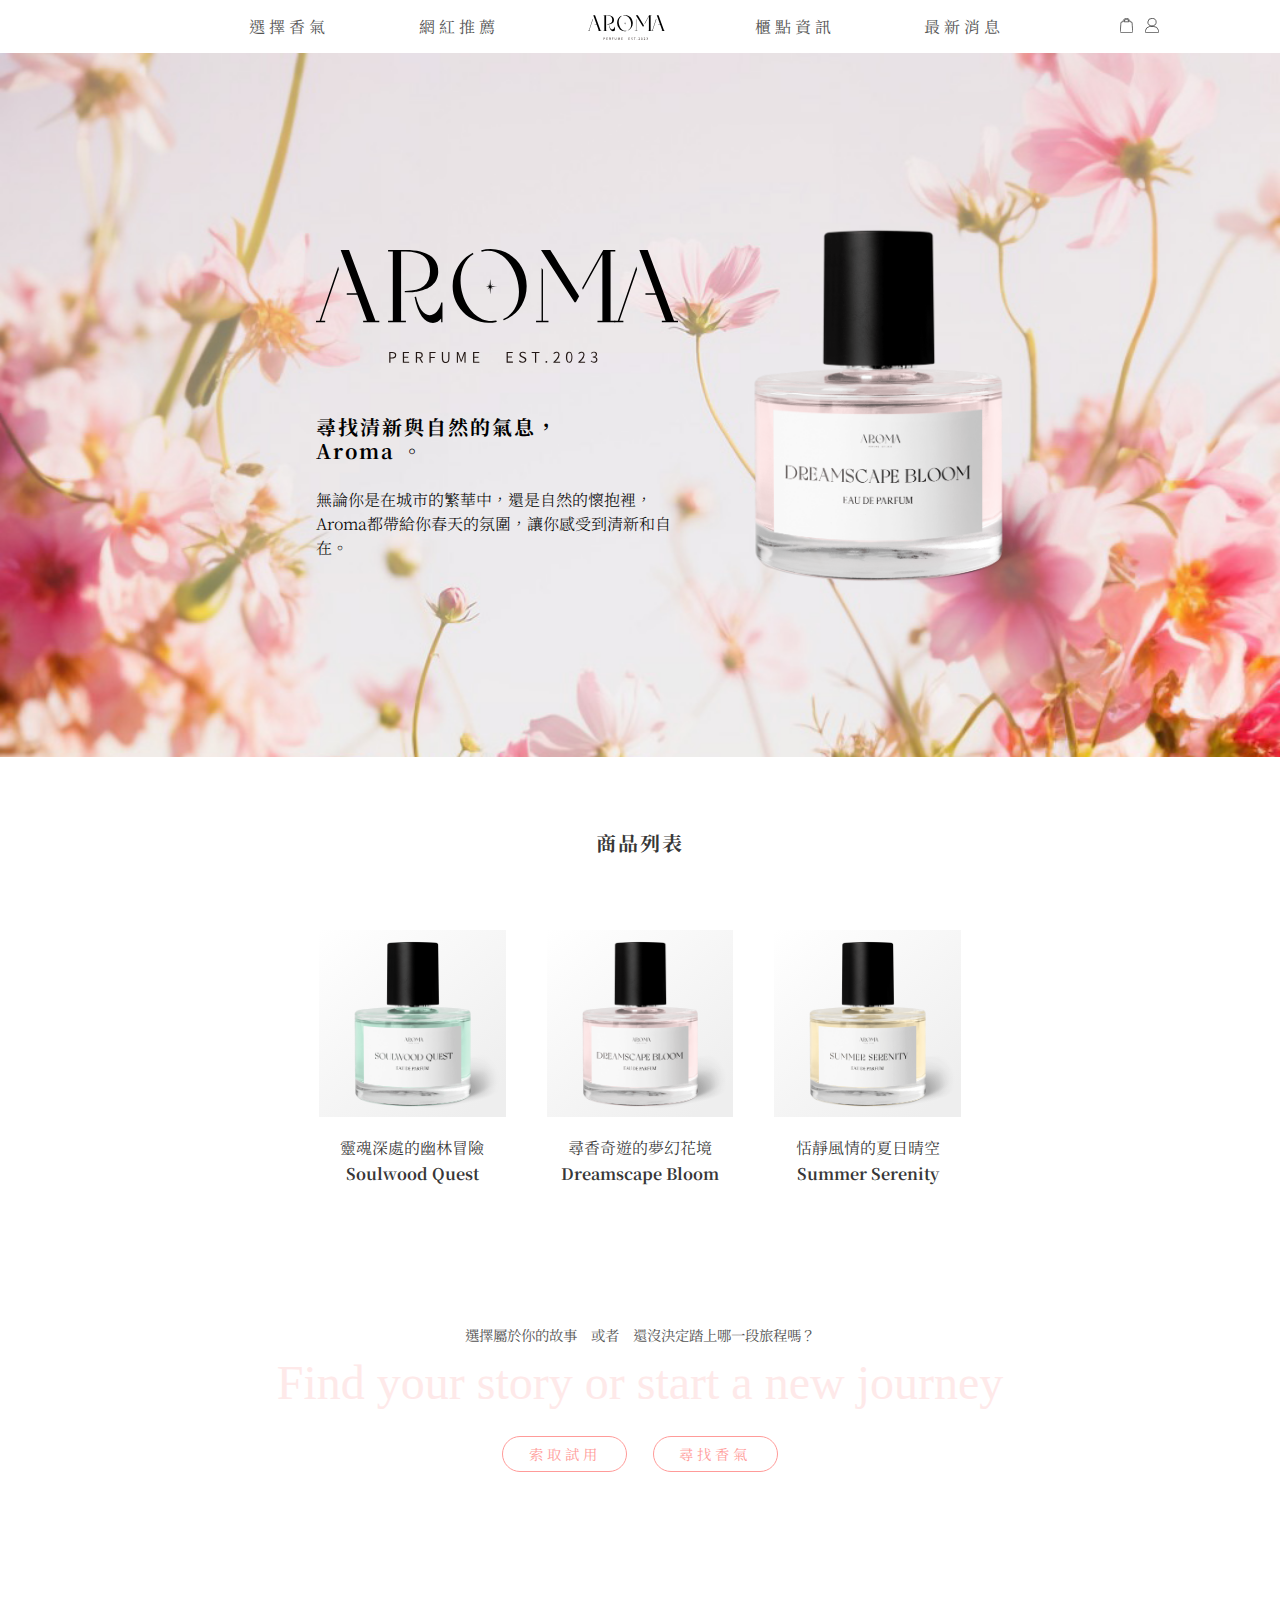
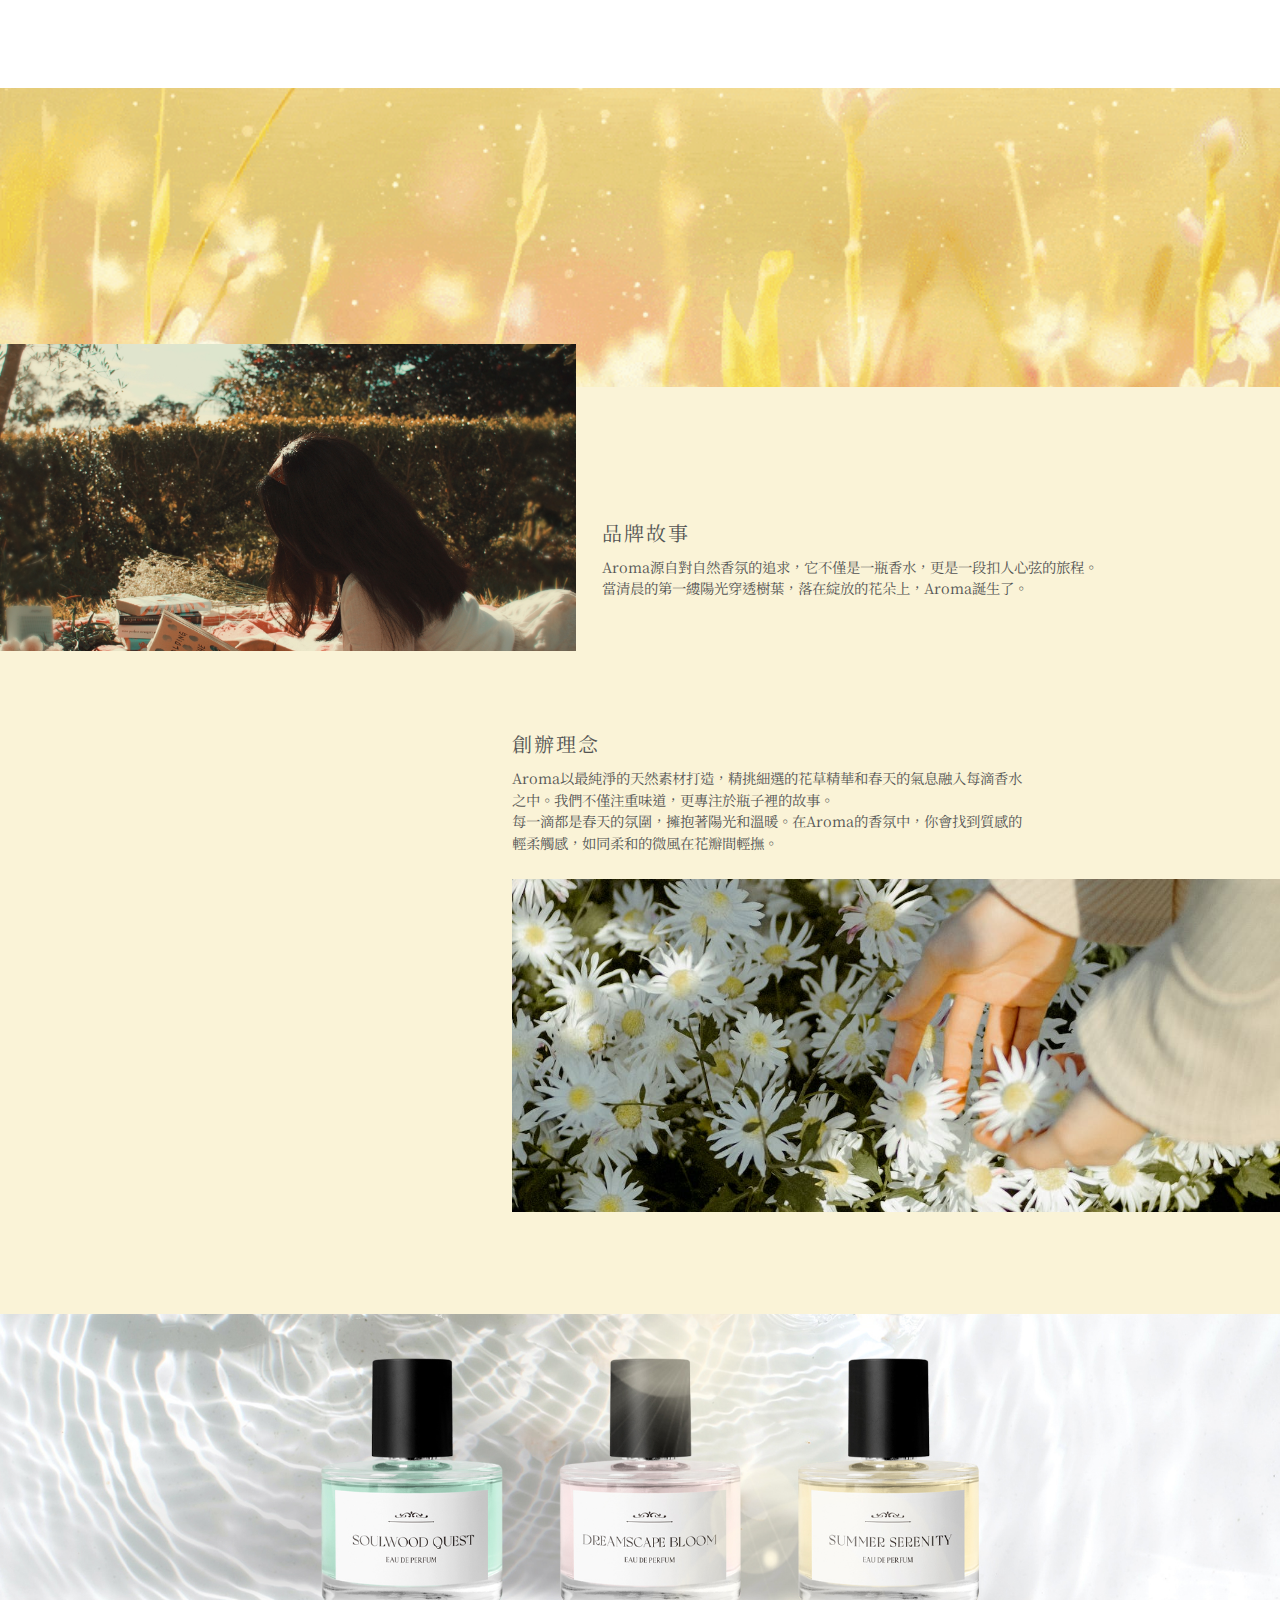
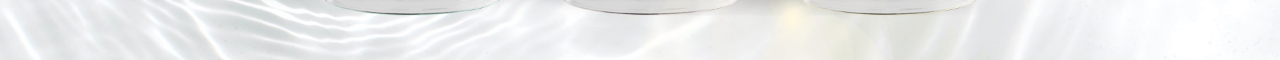
<file: index.html>
<!DOCTYPE html>
<html lang="zh-Hant-TW">

<head>
    <meta charset="UTF-8">
    <meta name="viewport" content="width=device-width, initial-scale=1.0">
    <meta name="viewport" content="width=device-width, initial-scale=1.0, maximum-scale=1.0, user-scalable=0" />
    <title>Arome</title>
    <link rel="stylesheet" href="./css/style.css">
</head>

<body class="scrollbox">
    <header>
        <nav>
            <ul class="nav-list">
                <li class="nav-list-item"><a href="#">選擇香氣</a></li>
                <li class="nav-list-item"><a href="#">網紅推薦</a></li>
                <li class="nav-list-item"><a href="#"><img src="./images/logo.svg" alt="LOGO"></a></li>
                <li class="nav-list-item"><a href="#">櫃點資訊</a></li>
                <li class="nav-list-item"><a href="#">最新消息</a></li>
            </ul>
            <div class="nav-list-item-icons">
                <ul>
                    <li><a href="#"><img src="./images/icon-shoppingBag.svg" alt=""></a></li>
                    <li><a href="#"><img src="./images/icon-member.svg" alt=""></a></li>
                </ul>
            </div>
        </nav>
    </header>
    <section class="main">
        <div class="space"></div>
        <div class="main-center-div">
            <div class="main-center-div-logo"><img src="./images/logo.svg" alt=""></div>
            <h2>尋找清新與自然的氣息，<br>Aroma 。</h2>
            <p>無論你是在城市的繁華中，還是自然的懷抱裡，<br>
                Aroma都帶給你春天的氛圍，讓你感受到清新和自在。</p>
        </div>
        <div class="main-prod">
            <div class="main-prod-dream"><img src="./images/prod-dream.png" alt=""></div>
        </div>
    </section>
    <section class="all-prod-list">
        <h2>商品列表</h2>
        <div class="prod-list">
            <div class="prod-list-items">
                <a href="#">
                    <div>
                        <img src="./images/prod-soulwood.png" alt="">
                    </div>
                    <h3 class="sq-title">靈魂深處的幽林冒險</h3>
                    <h4>Soulwood Quest</h4>
                </a>

            </div>
            <div class="prod-list-items">
                <a href="#">
                    <div>
                        <img src="./images/prod-dream.png" alt="">
                    </div>
                    <h3 class="d-title">尋香奇遊的夢幻花境</h3>
                    <h4>Dreamscape Bloom</h4>
                </a>

            </div>
            <div class="prod-list-items">
                <a href="#">
                    <div>
                        <img src="./images/prod-summer.png" alt="">
                    </div>
                    <h3 class="sum-title">恬靜風情的夏日晴空</h3>
                    <h4>Summer Serenity</h4>
                </a>

            </div>
        </div>
    </section>
    <section class="select-sample">
        <div class="select-sample-cn">
            <p>選擇屬於你的故事&#12288;或者&#12288;還沒決定踏上哪一段旅程嗎？</p>
        </div>
        <div class="select-sample-eng">
            <p>Find your story or start a new journey</p>
        </div>
        <div class="select-sample-btn">
            <a href="#">
                <p>索取試用</p>
            </a>
            <a href="#">
                <p>尋找香氣</p>
            </a>
        </div>
    </section>
    <section class="brand-info">
        <div class="brand-info-video"><img src="./video/florist_background_HD_BG_yellow.gif" alt="">></video></div>
        <div class="brand-info-img1"><img src="./images/brand-info-img1.jpg" alt=""></div>
        <div class="brand-info-story">
            <h2>品牌故事</h2>
            <p>Aroma源自對自然香氛的追求，它不僅是一瓶香水，更是一段扣人心弦的旅程。<br>
                當清晨的第一縷陽光穿透樹葉，落在綻放的花朵上，Aroma誕生了。</p>
        </div>
        <div class="brand-info-concept">
            <h2>創辦理念</h2>
            <p>Aroma以最純淨的天然素材打造，精挑細選的花草精華和春天的氣息融入每滴香水之中。我們不僅注重味道，更專注於瓶子裡的故事。
                <br>
                每一滴都是春天的氛圍，擁抱著陽光和溫暖。在Aroma的香氛中，你會找到質感的輕柔觸感，如同柔和的微風在花瓣間輕撫。
            </p>
        </div>
        <div class="brand-info-img2"><img src="./images/brand-infp-concept-.jpg" alt=""></div>
        <div class="brand-info-img3"><img src="./images/brand-info-show.jpg" alt=""></div>
    </section>
    <footer>

    </footer>
</body>

</html>
</file>
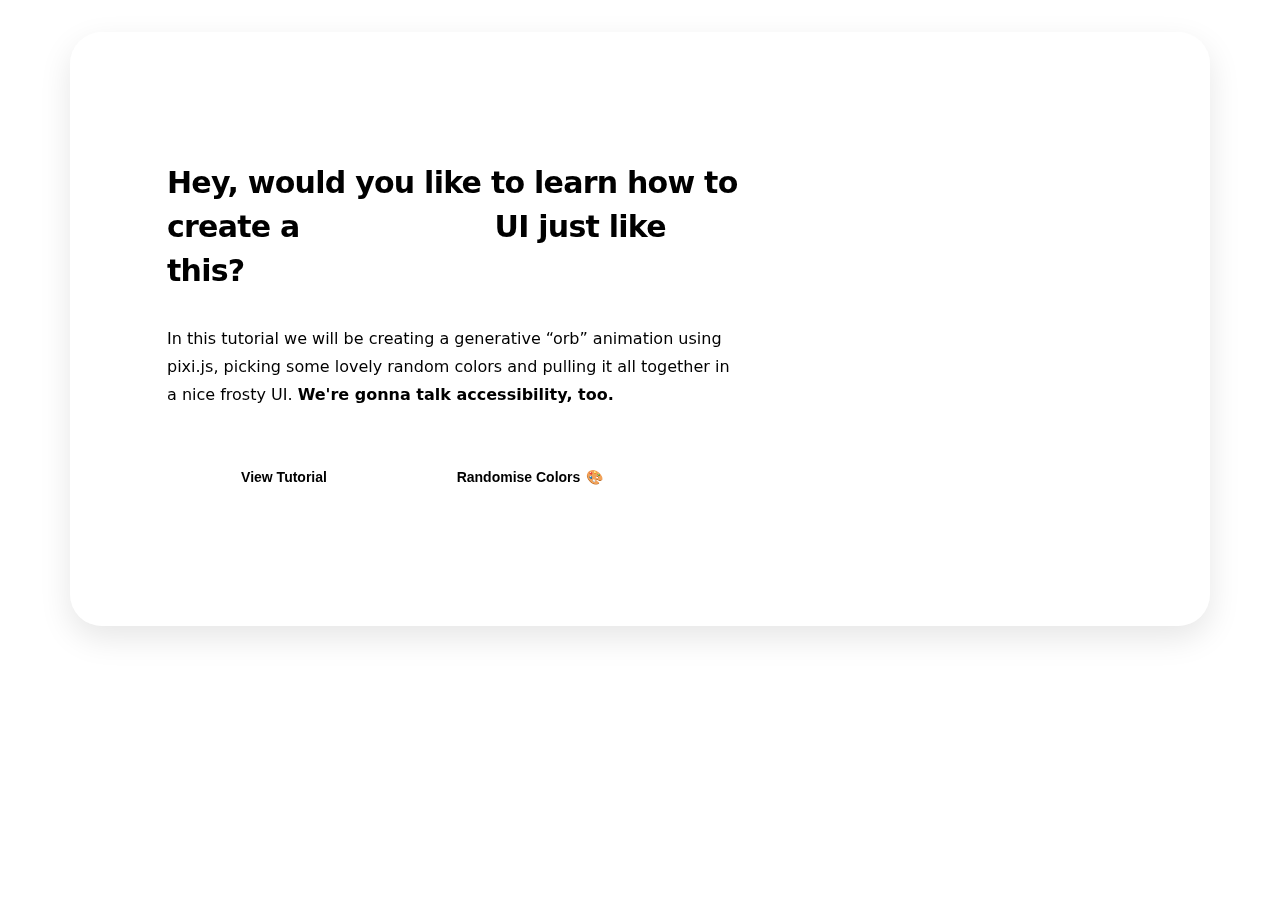
<file: gradient.html>
<!DOCTYPE html>
<html lang="en">

<head>
    <meta charset="UTF-8">
    <meta name="viewport" content="width=device-width, initial-scale=1.0">
    <title>Document</title>
    <style>
        :root {
            --dark-color: hsl(var(--hue), 100%, 9%);
            --light-color: hsl(var(--hue), 95%, 98%);
            --base: hsl(var(--hue), 95%, 50%);
            --complimentary1: hsl(var(--hue-complimentary1), 95%, 50%);
            --complimentary2: hsl(var(--hue-complimentary2), 95%, 50%);

            --font-family: "Poppins", system-ui;

            --bg-gradient: linear-gradient(to bottom,
                    hsl(var(--hue), 95%, 99%),
                    hsl(var(--hue), 95%, 84%));
        }

        * {
            margin: 0;
            padding: 0;
            box-sizing: border-box;
        }

        html {
            -webkit-font-smoothing: antialiased;
            -moz-osx-font-smoothing: grayscale;
        }

        body {
            max-width: 1920px;
            min-height:5vh;
            display: grid;
            place-items: center;
            padding: 2rem;
            font-family: var(--font-family);
            color: var(--dark-color);
            background: var(--bg-gradient);
        }

        .orb-canvas {
            position: fixed;
            top: 0;
            left: 0;
            width: 100%;
            height: 100%;
            pointer-events: none;
            z-index: -1;
        }

        strong {
            font-weight: 600;
        }

        .overlay {
            width: 100%;
            max-width: 1140px;
            max-height: 640px;
            padding: 8rem 6rem;
            display: flex;
            align-items: center;
            background: rgba(255, 255, 255, 0.375);
            box-shadow: 0 0.75rem 2rem 0 rgba(0, 0, 0, 0.1);
            border-radius: 2rem;
            border: 1px solid rgba(255, 255, 255, 0.125);
        }

        .overlay__inner {
            max-width: 36rem;
        }

        .overlay__title {
            font-size: 1.875rem;
            line-height: 2.75rem;
            font-weight: 700;
            letter-spacing: -0.025em;
            margin-bottom: 2rem;
        }

        .text-gradient {
            background-image: linear-gradient(45deg,
                    var(--base) 25%,
                    var(--complimentary2));
            -webkit-background-clip: text;
            -webkit-text-fill-color: transparent;
            -moz-background-clip: text;
            -moz-text-fill-color: transparent;
        }

        .overlay__description {
            font-size: 1rem;
            line-height: 1.75rem;
            margin-bottom: 3rem;
        }

        .overlay__btns {
            width: 100%;
            max-width: 30rem;
            display: flex;
        }

        .overlay__btn {
            width: 50%;
            height: 2.5rem;
            display: flex;
            justify-content: center;
            align-items: center;
            font-size: 0.875rem;
            font-weight: 600;
            color: var(--light-color);
            background: var(--dark-color);
            border: none;
            border-radius: 0.5rem;
            transition: transform 150ms ease;
            outline-color: hsl(var(--hue), 95%, 50%);
        }

        .overlay__btn:hover {
            transform: scale(1.05);
            cursor: pointer;
        }

        .overlay__btn--transparent {
            background: transparent;
            color: var(--dark-color);
            border: 2px solid var(--dark-color);
            border-width: 2px;
            margin-right: 0.75rem;
        }

        .overlay__btn-emoji {
            margin-left: 0.375rem;
        }

        a {
            text-decoration: none;
            color: var(--dark-color);
            width: 100%;
            height: 100%;
            display: flex;
            justify-content: center;
            align-items: center;
        }

        /* Not too many browser support this yet but it's good to add! */
        @media (prefers-contrast: high) {
            .orb-canvas {
                display: none;
            }
        }

        @media only screen and (max-width: 1140px) {
            .overlay {
                padding: 8rem 4rem;
            }
        }

        @media only screen and (max-width: 840px) {
            body {
                padding: 1.5rem;
            }

            .overlay {
                padding: 4rem;
                height: auto;
            }

            .overlay__title {
                font-size: 1.25rem;
                line-height: 2rem;
                margin-bottom: 1.5rem;
            }

            .overlay__description {
                font-size: 0.875rem;
                line-height: 1.5rem;
                margin-bottom: 2.5rem;
            }
        }

        @media only screen and (max-width: 600px) {
            .overlay {
                padding: 1.5rem;
            }

            .overlay__btns {
                flex-wrap: wrap;
            }

            .overlay__btn {
                width: 100%;
                font-size: 0.75rem;
                margin-right: 0;
            }

            .overlay__btn:first-child {
                margin-bottom: 1rem;
            }
        }
    </style>
</head>

<body>
    <script type="module">
        import * as PIXI from "https://cdn.skypack.dev/pixi.js@5.x";
        import { KawaseBlurFilter } from "https://cdn.skypack.dev/@pixi/filter-kawase-blur@3.2.0";
        import SimplexNoise from "https://cdn.skypack.dev/simplex-noise@3.0.0";
        import hsl from "https://cdn.skypack.dev/hsl-to-hex";
        import debounce from "https://cdn.skypack.dev/debounce";


        // return a random number within a range
        function random(min, max) {
            return Math.random() * (max - min) + min;
        }

        // map a number from 1 range to another
        //如果你有一個在-1到1之間的數字，你想將它映射到一個在0到255之間的範圍
        //（例如在顏色編碼中常見），你可以調用 map(n, -1, 1, 0, 255)。
        function map(n, start1, end1, start2, end2) {
            return ((n - start1) / (end1 - start1)) * (end2 - start2) + start2;
        }


        // Create a new simplex noise instance
        const simplex = new SimplexNoise();

        // ColorPalette class
        class ColorPalette {
            constructor() {
                this.setColors();
                this.setCustomProperties();
            }

            setColors() {
                // pick a random hue somewhere between 220 and 360
                this.hue = ~~random(220, 360); //此方法首先使用 random 函數選擇一個介於220到360之間的隨機色調值。
                //~~ 是一種快速的數學方法，用於將浮點數轉換為整數，功能類似於 Math.floor
                this.complimentaryHue1 = this.hue + 30; //在基本色調的基礎上增加30°，得到第一個補充色調。
                this.complimentaryHue2 = this.hue + 40; //定義兩個補充色調，分別比基本色調高30度和60度。
                // define a fixed saturation and lightness
                this.saturation = 90;
                this.lightness = 80; //設置飽和度和亮度為固定值（95% 和 50%）。

                // define a base color
                this.baseColor = hsl(this.hue, this.saturation, this.lightness);
                // define a complimentary color, 30 degress away from the base
                this.complimentaryColor1 = hsl(
                    this.complimentaryHue1,
                    this.saturation,
                    this.lightness
                );
                // define a second complimentary color, 60 degrees away from the base
                this.complimentaryColor2 = hsl(
                    this.complimentaryHue2,
                    this.saturation,
                    this.lightness
                );

                // store the color choices in an array so that a random one can be picked later
                this.colorChoices = [
                    this.baseColor,
                    this.complimentaryColor1,
                    this.complimentaryColor2
                ];
            }

            randomColor() {
                // pick a random color //從 this.colorChoices 數組中隨機選擇一種顏色
                return this.colorChoices[~~random(0, this.colorChoices.length)].replace(
                    "#",
                    "0x"
                );
            }

            setCustomProperties() {
                // set CSS custom properties so that the colors defined here can be used throughout the UI
                document.documentElement.style.setProperty("--hue", this.hue);
                document.documentElement.style.setProperty(
                    "--hue-complimentary1",
                    this.complimentaryHue1
                );
                document.documentElement.style.setProperty(
                    "--hue-complimentary2",
                    this.complimentaryHue2
                );
            }
        }

        // Orb class
        class Orb {
            // Pixi takes hex colors as hexidecimal literals (0x rather than a string with '#')
            constructor(fill = 0x000000) {
                // bounds = the area an orb is "allowed" to move within
                this.bounds = this.setBounds(); //設置移動邊界
                // initialise the orb's { x, y } values to a random point within it's bounds
                this.x = random(this.bounds["x"].min, this.bounds["x"].max); //初始化 Orb 的位置：
                this.y = random(this.bounds["y"].min, this.bounds["y"].max);

                // how large the orb is vs it's original radius (this will modulate over time)
                this.scale = 1;

                // what color is the orb?
                this.fill = fill;

                // the original radius of the orb, set relative to window height
                this.radius = random(window.innerHeight / 6, window.innerHeight / 3); //random 函數在一個範圍內隨機選擇 Orb 的半徑大小

                // starting points in "time" for the noise/self similar random values
                this.xOff = random(0, 1000);
                this.yOff = random(0, 1000); //x 和 y 軸上的噪聲函數設置隨機起始點
                // how quickly the noise/self similar random values step through time
                this.inc = 0.001; //較小的 inc 值會使噪聲變化更平滑和緩慢，而較大的值會使變化更快和更明顯

                // PIXI.Graphics is used to draw 2d primitives (in this case a circle) to the canvas
                this.graphics = new PIXI.Graphics();
                this.graphics.alpha = 0.825; //圖形的透明程度

                // 250ms after the last window resize event, recalculate orb positions.
                window.addEventListener(
                    "resize",
                    debounce(() => {
                        this.bounds = this.setBounds();
                    }, 250)
                );
            }

            setBounds() {
                // how far from the { x, y } origin can each orb move
                const maxDist =
                    window.innerWidth < 1000 ? window.innerWidth / 3 : window.innerWidth / 5;
                // the { x, y } origin for each orb (the bottom right of the screen)
                const originX = window.innerWidth / 1.25;
                const originY =
                    window.innerWidth < 1000
                        ? window.innerHeight
                        : window.innerHeight / 1.375;

                // allow each orb to move x distance away from it's x / y origin
                return {
                    x: {
                        min: originX - maxDist,
                        max: originX + maxDist
                    },
                    y: {
                        min: originY - maxDist,
                        max: originY + maxDist
                    }
                };
            }

            update() {
                // self similar "psuedo-random" or noise values at a given point in "time"
                const xNoise = simplex.noise2D(this.xOff, this.xOff);
                const yNoise = simplex.noise2D(this.yOff, this.yOff);
                const scaleNoise = simplex.noise2D(this.xOff, this.yOff);

                // map the xNoise/yNoise values (between -1 and 1) to a point within the orb's bounds
                this.x = map(xNoise, -1, 1, this.bounds["x"].min, this.bounds["x"].max);
                this.y = map(yNoise, -1, 1, this.bounds["y"].min, this.bounds["y"].max);
                // map scaleNoise (between -1 and 1) to a scale value somewhere between half of the orb's original size, and 100% of it's original size
                this.scale = map(scaleNoise, -1, 1, 0.5, 1);

                // step through "time"
                this.xOff += this.inc;
                this.yOff += this.inc;
            }

            render() {
                // update the PIXI.Graphics position and scale values
                this.graphics.x = this.x;
                this.graphics.y = this.y;
                this.graphics.scale.set(this.scale);

                // clear anything currently drawn to graphics
                this.graphics.clear();

                // tell graphics to fill any shapes drawn after this with the orb's fill color
                this.graphics.beginFill(this.fill);
                // draw a circle at { 0, 0 } with it's size set by this.radius
                this.graphics.drawCircle(0, 0, this.radius);
                // let graphics know we won't be filling in any more shapes
                this.graphics.endFill();
            }
        }

        // Create PixiJS app
        const app = new PIXI.Application({
            // render to <canvas class="orb-canvas"></canvas>
            view: document.querySelector(".orb-canvas"),
            // auto adjust size to fit the current window
            resizeTo: window,
            // transparent background, we will be creating a gradient background later using CSS
            transparent: true
        });

        app.stage.filters = [new KawaseBlurFilter(30, 10, true)];

        // Create colour palette
        const colorPalette = new ColorPalette();

        // Create orbs
        const orbs = [];

        for (let i = 0; i < 10; i++) {
            const orb = new Orb(colorPalette.randomColor());

            app.stage.addChild(orb.graphics);

            orbs.push(orb);
        }

        // Animate!
        if (!window.matchMedia("(prefers-reduced-motion: reduce)").matches) {
            app.ticker.add(() => {
                orbs.forEach((orb) => {
                    orb.update();
                    orb.render();
                });
            });
        } else {
            orbs.forEach((orb) => {
                orb.update();
                orb.render();
            });
        }

        document
            .querySelector(".overlay__btn--colors")
            .addEventListener("click", () => {
                colorPalette.setColors();
                colorPalette.setCustomProperties();

                orbs.forEach((orb) => {
                    orb.fill = colorPalette.randomColor();
                });
            });

    </script>

    <!-- Canvas -->
    <canvas class="orb-canvas"></canvas>
    <!-- Overlay -->
    <div class="overlay">
        <!-- Overlay inner wrapper -->
        <div class="overlay__inner">
            <!-- Title -->
            <h1 class="overlay__title">
                Hey, would you like to learn how to create a
                <span class="text-gradient">generative</span> UI just like this?
            </h1>
            <!-- Description -->
            <p class="overlay__description">
                In this tutorial we will be creating a generative “orb” animation
                using pixi.js, picking some lovely random colors and pulling it all
                together in a nice frosty UI.
                <strong>We're gonna talk accessibility, too.</strong>
            </p>
            <!-- Buttons -->
            <div class="overlay__btns">

                <button class="overlay__btn overlay__btn--transparent">
                    <a href="https://georgefrancis.dev/writing/create-a-generative-landing-page-and-webgl-powered-background/"
                        target="_blank">

                        View Tutorial
                    </a>
                </button>

                <button class="overlay__btn overlay__btn--colors">
                    <span>Randomise Colors</span>
                    <span class="overlay__btn-emoji">🎨</span>
                </button>
            </div>
        </div>
    </div>
</body>

</html>
</file>
<file: css/style.css>
@charset "UTF-8";
@import url("https://fonts.googleapis.com/css2?family=Homemade+Apple&family=Noto+Serif+TC:wght@300;500;700&display=swap");
html, body, div, span, applet, object, iframe,
h1, h2, h3, h4, h5, h6, p, blockquote, pre,
a, abbr, acronym, address, big, cite, code,
del, dfn, em, img, ins, kbd, q, s, samp,
small, strike, strong, sub, sup, tt, var,
b, u, i, center,
dl, dt, dd, ol, ul, li,
fieldset, form, label, legend,
table, caption, tbody, tfoot, thead, tr, th, td,
article, aside, canvas, details, embed,
figure, figcaption, footer, header, hgroup,
menu, nav, output, ruby, section, summary,
time, mark, audio, video {
  margin: 0;
  padding: 0;
  border: 0;
  font-size: 100%;
  font: inherit;
  vertical-align: baseline;
}

/* HTML5 display-role reset for older browsers */
article, aside, details, figcaption, figure,
footer, header, hgroup, menu, nav, section {
  display: block;
}

body {
  line-height: 1;
  font-family: "Homemade Apple", cursive;
  font-family: "Noto Serif TC", serif;
}

ol, ul {
  list-style: none;
}

blockquote, q {
  quotes: none;
}

blockquote:before, blockquote:after,
q:before, q:after {
  content: "";
  content: none;
}

table {
  border-collapse: collapse;
  border-spacing: 0;
}

/* 網頁常用設定 */
* {
  box-sizing: border-box;
  /*不累加邊框和內距 間距累加*/
}

a {
  display: inline-block;
  text-decoration: none;
}

img {
  display: block;
  width: 100%;
  height: 100%;
}

.scrollbox::-webkit-scrollbar {
  /*:: 偽元素 */
  width: 10px;
  background: #fff;
}

.scrollbox::-webkit-scrollbar:horizontal {
  height: 10px;
}

.scrollbox::-webkit-scrollbar-button {
  width: 10px;
  height: 10px;
  background: rgba(250, 213, 213, 0.5);
}

.scrollbox::-webkit-scrollbar-thumb {
  background: rgb(250, 213, 213);
  border-radius: 10px;
}

.scrollbox::-webkit-scrollbar-corner {
  /*水平垂直條交錯的地方 */
  background: #ddd;
}

.scrollbox::-webkit-scrollbar-track {
  border-radius: 10px;
}

nav {
  height: auto;
  width: auto;
  display: flex;
  flex-direction: row;
  align-items: baseline;
  justify-content: center;
}
nav .nav-list {
  display: flex;
  flex-direction: row;
  align-items: flex-start;
  justify-content: space-evenly;
  padding: 1.2vw 5vw 0.2vw 7vw;
  font-size: clamp(12px, 1.5vw, 16px);
  line-height: 150%;
  letter-spacing: 4px;
}
@media (max-width: 1440px) {
  nav .nav-list {
    font-size: 1rem;
  }
}
@media (max-width: 1000px) {
  nav .nav-list {
    font-size: 0.8rem;
  }
}
nav .nav-list .nav-list-item {
  width: auto;
  height: auto;
  padding: 0 3.5vw;
}
nav .nav-list .nav-list-item a {
  color: #535353;
  transition: all 0.35s;
  padding: 0 0 0.2vw 0;
  border-bottom: 2px solid transparent;
}
nav .nav-list .nav-list-item a:hover {
  border-bottom: 2px solid #FFB117;
}
nav .nav-list .nav-list-item a img {
  width: 6vw;
  height: auto;
}
@media (max-width: 1000px) {
  nav .nav-list .nav-list-item a img {
    width: 8vw;
  }
}
nav .nav-list-item-icons {
  display: flex;
  flex-direction: row;
  align-items: center;
}
nav .nav-list-item-icons ul {
  display: flex;
  flex-direction: row;
  align-items: center;
}
nav .nav-list-item-icons ul a {
  height: 0.9vw;
  width: auto;
  padding: 0 0.5vw;
}
@media (max-width: 1440px) {
  nav .nav-list-item-icons ul a {
    height: 1.2vw;
  }
}
@media (max-width: 1000px) {
  nav .nav-list-item-icons ul a {
    height: 1.5vw;
  }
}
nav .nav-list-item-icons ul a img {
  width: auto;
  height: 100%;
}

/*main*/
.main {
  width: auto;
  height: 63.5vw;
  background-image: url(../images/main_bg1.jpg);
  background-repeat: no-repeat;
  background-size: cover;
  display: flex;
  flex-direction: row;
  align-items: center;
}
@media (max-width: 1440px) {
  .main {
    height: 55vw;
  }
}
@media (max-width: 1000px) {
  .main {
    height: 63vw;
  }
}
.main .space {
  width: 24.7vw;
  height: auto;
}
@media (max-width: 1000px) {
  .main .space {
    width: 22vw;
  }
}
.main .main-center-div {
  width: 28.3vw;
  height: auto;
  display: flex;
  flex-direction: column;
}
.main .main-center-div .main-center-div-logo {
  width: 28.3vw;
  height: auto;
}
.main h2 {
  font-size: 1.8125rem; /*h2 29px*/
  font-weight: 700;
  padding-top: 4vw;
  line-height: 120%;
  letter-spacing: 2px;
}
@media (max-width: 1440px) {
  .main h2 {
    font-size: 1.25rem; /*20px*/
  }
}
@media (max-width: 1000px) {
  .main h2 {
    font-size: 1rem; /*16px*/
  }
}
.main p {
  font-size: 1.5rem; /*h3 24px*/
  padding-top: 2vw;
  line-height: 150%;
  font-weight: 300;
}
@media (max-width: 1440px) {
  .main p {
    font-size: 1rem; /*16px*/
  }
}
@media (max-width: 1000px) {
  .main p {
    font-size: 0.8rem; /*12.8px*/
  }
}
.main .main-prod .main-prod-dream {
  width: 31.2vw;
  height: auto;
}

.all-prod-list {
  display: flex;
  flex-direction: column;
  align-items: center;
}
.all-prod-list h2 {
  font-size: 1.8125rem; /*h2 29px*/
  font-weight: 700;
  letter-spacing: 2px;
  padding: 6vw 0 2vw 0;
  color: rgba(0, 0, 0, 0.8);
}
@media (max-width: 1440px) {
  .all-prod-list h2 {
    font-size: 1.25rem; /*20px*/
  }
}
@media (max-width: 1000px) {
  .all-prod-list h2 {
    font-size: 1rem; /*16px*/
  }
}
.all-prod-list .prod-list {
  display: flex;
  flex-direction: row;
  align-items: center;
  justify-content: center;
  padding: 4vw 0;
}
@media (max-width: 1000px) {
  .all-prod-list .prod-list {
    padding: 2vw 0;
  }
}
.all-prod-list .prod-list .prod-list-items a {
  width: 17.8vw;
  height: auto;
  display: flex;
  flex-direction: column;
  align-items: center;
  justify-content: center;
}
.all-prod-list .prod-list .prod-list-items a:hover {
  border-radius: 10px;
  box-shadow: inset rgba(255, 255, 255, 0.5) 0 0 0 6px;
  transition: all 0.35s ease 0s;
  transform: translateY(-3px);
}
.all-prod-list .prod-list .prod-list-items a:hover .sq-title {
  color: #7FB33D;
}
.all-prod-list .prod-list .prod-list-items a:hover .d-title {
  color: #FF9B99;
}
.all-prod-list .prod-list .prod-list-items a:hover .sum-title {
  color: #FFB117;
}
@media (max-width: 1000px) {
  .all-prod-list .prod-list .prod-list-items a {
    width: 25vw;
  }
}
.all-prod-list .prod-list .prod-list-items a div {
  background: linear-gradient(140deg, rgba(255, 255, 255, 0) 0%, #EEEEEE 90%);
  margin: 0 1.6vw;
}
.all-prod-list .prod-list .prod-list-items a h3 {
  font-size: 1.5rem; /*h3 24px*/
  line-height: normal;
  color: rgba(0, 0, 0, 0.8);
  padding: 1.5vw 0 0.2vw 0;
}
@media (max-width: 1440px) {
  .all-prod-list .prod-list .prod-list-items a h3 {
    font-size: 1rem; /*16px*/
  }
}
@media (max-width: 1000px) {
  .all-prod-list .prod-list .prod-list-items a h3 {
    font-size: 0.8rem; /*12.8px*/
  }
}
.all-prod-list .prod-list .prod-list-items a h4 {
  font-size: 1.5rem; /*h3 24px*/
  line-height: normal;
  font-weight: 700;
  color: rgba(0, 0, 0, 0.8);
}
@media (max-width: 1440px) {
  .all-prod-list .prod-list .prod-list-items a h4 {
    font-size: 1rem; /*16px*/
  }
}
@media (max-width: 1000px) {
  .all-prod-list .prod-list .prod-list-items a h4 {
    font-size: 0.8rem; /*12.8px*/
  }
}

/*select-sample*/
.select-sample {
  width: auto;
  height: 35.3vw;
  display: flex;
  flex-direction: column;
  align-items: center;
}
.select-sample .select-sample-cn {
  color: #535353;
  font-size: 1.25rem; /*20px*/
  padding: 7.2vw 0 1vw 0;
}
@media (max-width: 1440px) {
  .select-sample .select-sample-cn {
    font-size: 0.9rem; /*14px*/
  }
}
@media (max-width: 1000px) {
  .select-sample .select-sample-cn {
    font-size: 0.8rem; /*12.8px*/
  }
}
.select-sample .select-sample-eng {
  font-family: "Homemade Apple", cursive;
  font-size: 4rem; /*ENG 64px*/
  color: #FEE9E9;
  line-height: normal;
}
@media (max-width: 1440px) {
  .select-sample .select-sample-eng {
    font-size: 3rem;
  }
}
@media (max-width: 1000px) {
  .select-sample .select-sample-eng {
    font-size: 2rem;
  }
}
.select-sample .select-sample-btn {
  display: flex;
  align-items: center;
  justify-content: center;
}
.select-sample .select-sample-btn a {
  display: flex;
  flex-direction: column;
  justify-content: center;
  align-items: center;
  text-align: center;
  border: 1px solid #FF9B99;
  background: #fff;
  font-size: 1.25rem; /*20px*/
  color: #FF9B99;
  letter-spacing: 4px;
  border-radius: 90px;
  line-height: normal;
  padding: 0.5vw 2vw;
  margin: 2vw 1vw;
  transition: all 0.35s ease 0s;
}
.select-sample .select-sample-btn a:hover {
  border: 1px solid #FF9B99;
  background: #FF9B99;
  color: #FFF;
  box-shadow: 0px 8px 15px rgba(0, 0, 0, 0.1);
  transition: all 0.35s ease 0s;
  transform: translateY(-3px);
}
@media (max-width: 1440px) {
  .select-sample .select-sample-btn a {
    font-size: 0.9rem;
  }
}
@media (max-width: 1000px) {
  .select-sample .select-sample-btn a {
    font-size: 0.875rem; /*14px*/
  }
}
.select-sample .select-sample-btn img {
  width: 5.2vw;
  height: auto;
}

/*brand-info*/
.brand-info {
  display: flex;
  flex-direction: column;
  background-color: #FAF3D7;
  position: relative;
}
.brand-info .brand-info-video {
  width: auto;
  height: 23.4vw;
}
.brand-info .brand-info-video img {
  width: 100%;
  height: 100%;
  -o-object-fit: cover;
     object-fit: cover;
}
.brand-info .brand-info-img1 {
  position: absolute;
  width: 57vw;
  height: 24vw;
  top: 20vw;
  transition: all 0.4s ease 0s;
}
.brand-info .brand-info-img1 img {
  -o-object-fit: cover;
     object-fit: cover;
}
@media (max-width: 1440px) {
  .brand-info .brand-info-img1 img {
    width: 45vw;
  }
}
@media (max-width: 1000px) {
  .brand-info .brand-info-img1 img {
    width: 43vw;
  }
}
.brand-info .brand-info-story {
  width: auto;
  height: 25vw;
  display: flex;
  flex-direction: column;
  align-items: flex-start;
  justify-content: center;
  padding-left: 2vw;
  margin-left: 57vw;
  margin-right: 2vw;
}
@media (max-width: 1440px) {
  .brand-info .brand-info-story {
    margin-left: 45vw;
  }
}
.brand-info .brand-info-story h2 {
  font-size: 1.8125rem; /*h2 29px*/
  color: #535353;
  padding: 2.1vw 0 1vw 0;
  letter-spacing: 2px;
}
@media (max-width: 1440px) {
  .brand-info .brand-info-story h2 {
    font-size: 1.25rem; /*20px*/
  }
}
@media (max-width: 1000px) {
  .brand-info .brand-info-story h2 {
    font-size: 1rem; /*16px*/
  }
}
.brand-info .brand-info-story p {
  font-size: 1rem; /*16px*/
  line-height: 150%;
  color: #535353;
  text-align: start;
}
@media (max-width: 1440px) {
  .brand-info .brand-info-story p {
    font-size: 0.9rem; /*14px*/
  }
}
@media (max-width: 1000px) {
  .brand-info .brand-info-story p {
    font-size: 0.8rem;
  }
}
.brand-info .brand-info-concept {
  width: 40vw;
  height: auto;
  display: flex;
  flex-direction: column;
  align-items: flex-start;
  justify-content: center;
  margin-left: 40vw;
  margin-right: 2vw;
}
.brand-info .brand-info-concept h2 {
  font-size: 1.8125rem; /*h2 29px*/
  color: #535353;
  padding: 2.1vw 0 1vw 0;
  letter-spacing: 2px;
}
@media (max-width: 1440px) {
  .brand-info .brand-info-concept h2 {
    font-size: 1.25rem; /*20px*/
  }
}
@media (max-width: 1000px) {
  .brand-info .brand-info-concept h2 {
    font-size: 1rem; /*16px*/
  }
}
.brand-info .brand-info-concept p {
  font-size: 1rem; /*16px*/
  line-height: 150%;
  color: #535353;
  text-align: start;
}
@media (max-width: 1440px) {
  .brand-info .brand-info-concept p {
    font-size: 0.9rem; /*14px*/
  }
}
@media (max-width: 1000px) {
  .brand-info .brand-info-concept p {
    font-size: 0.8rem;
  }
}
.brand-info .brand-info-img2 {
  width: auto;
  height: 26vw;
  margin-left: 40vw;
  margin-top: 2vw;
  margin-bottom: 8vw;
}
.brand-info .brand-info-img2 img {
  -o-object-fit: cover;
     object-fit: cover;
}
.brand-info .brand-info-img3 {
  width: auto;
  height: 27vw;
}
.brand-info .brand-info-img3 img {
  -o-object-fit: cover;
     object-fit: cover;
}/*# sourceMappingURL=style.css.map */
</file>
